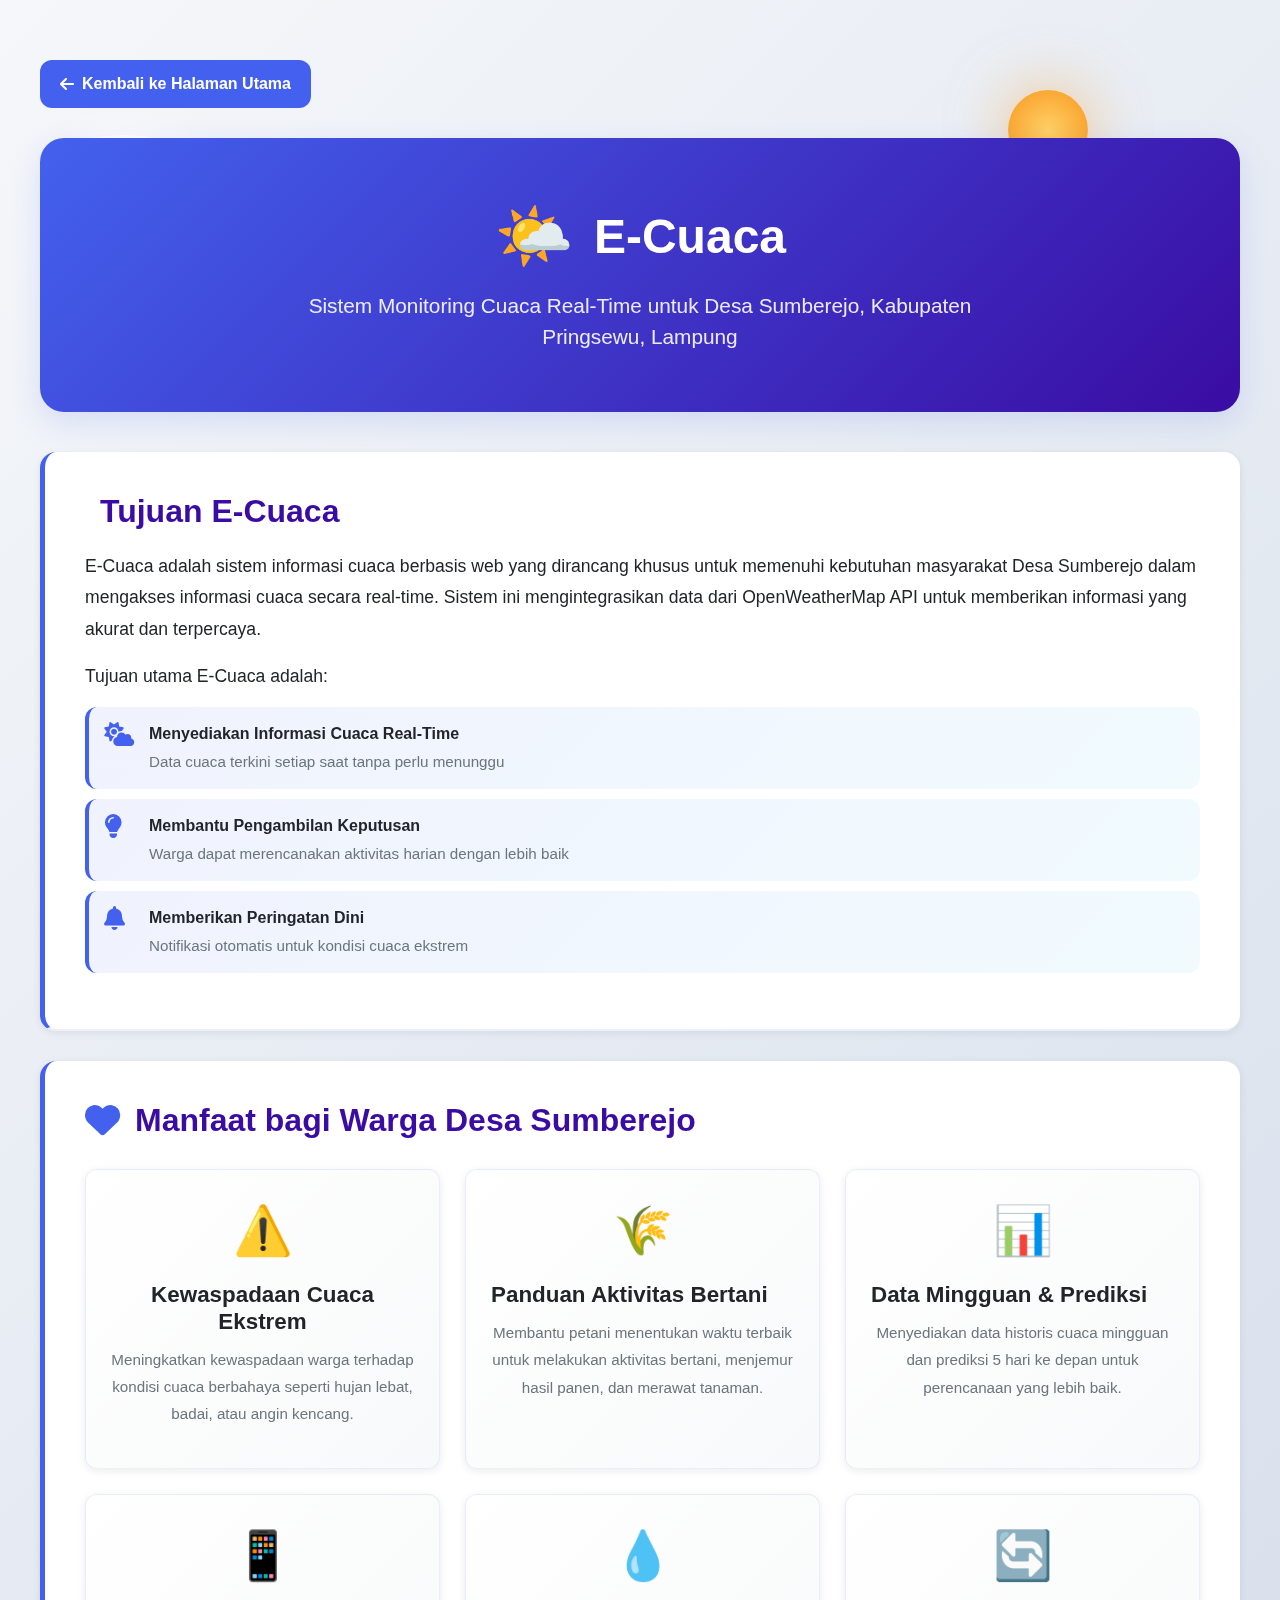
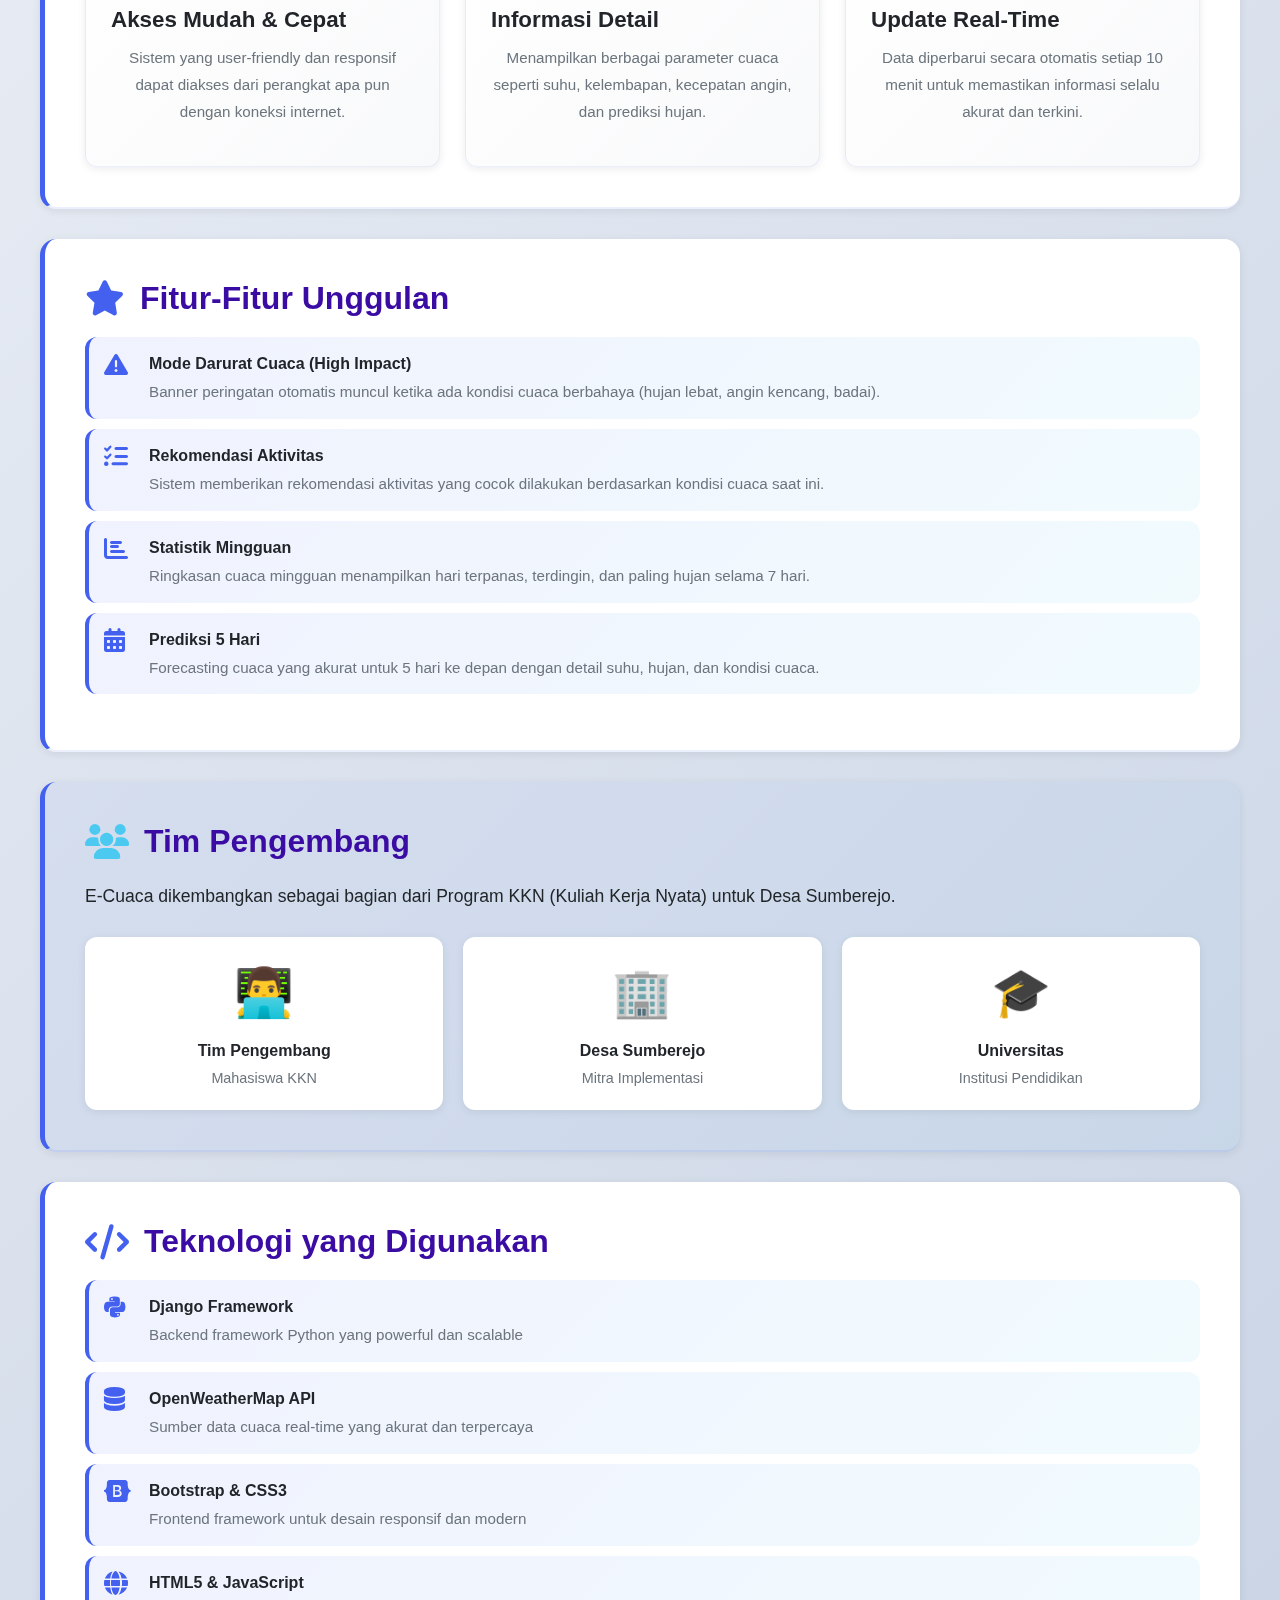
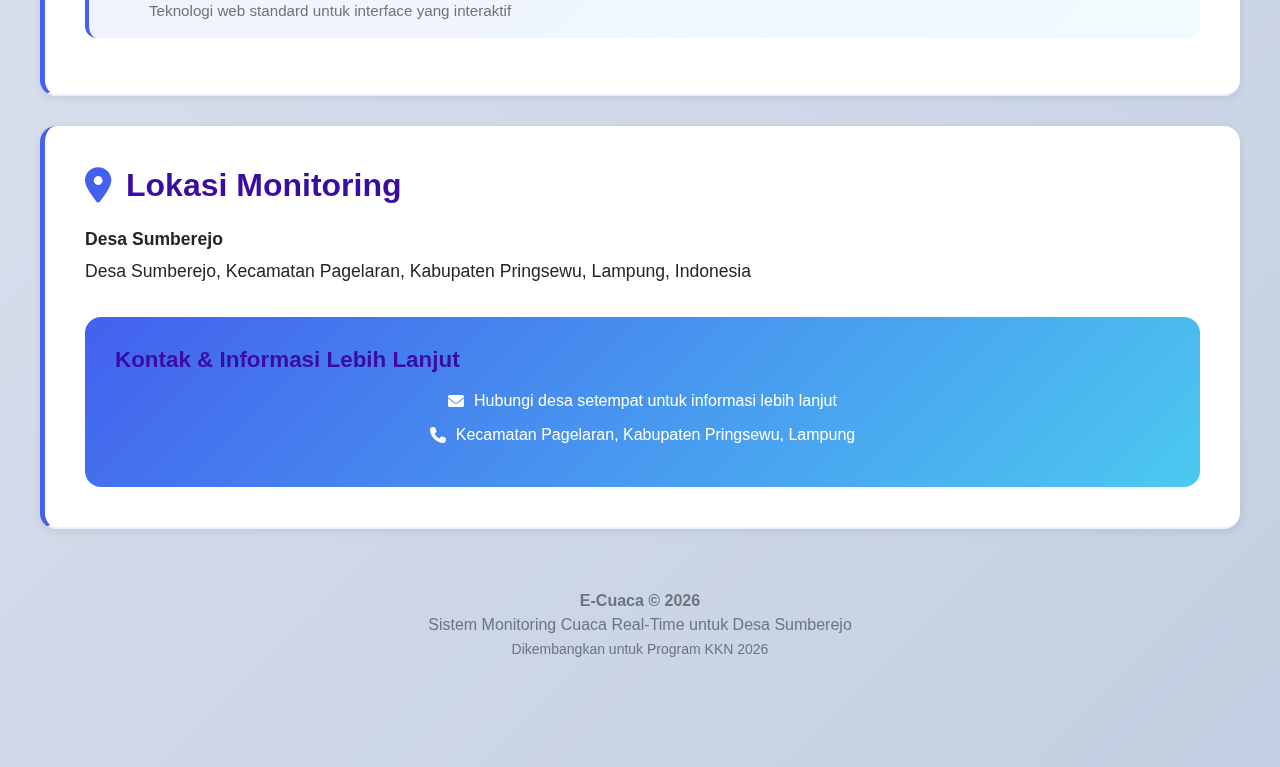
<file: ecuana/static/tentang.html>
<!DOCTYPE html>
<html lang="id">
<head>
    <meta charset="UTF-8">
    <meta name="viewport" content="width=device-width, initial-scale=1.0">
    <title>Tentang E-Cuaca | Sistem Monitoring Cuaca Desa Sumberejo</title>
    <!-- Bootstrap CSS -->
    <link href="https://cdn.jsdelivr.net/npm/bootstrap@5.3.0/dist/css/bootstrap.min.css" rel="stylesheet">
    <link rel="stylesheet" href="css/style.css">
    <link rel="stylesheet" href="https://cdnjs.cloudflare.com/ajax/libs/font-awesome/6.4.0/css/all.min.css">
    
    <!-- Favicon -->
    <link rel="icon" type="image/svg+xml" href="data:image/svg+xml,<svg xmlns='http://www.w3.org/2000/svg' viewBox='0 0 100 100'><text y='75' font-size='75'>🌤️</text></svg>">

    <style>
        .about-container {
            max-width: 1400px;
            margin: 0 auto;
            padding: 40px 20px;
        }

        .about-header {
            background: var(--gradient-primary);
            color: white;
            padding: 60px 30px;
            border-radius: var(--radius-xl);
            margin-bottom: 40px;
            text-align: center;
            box-shadow: var(--shadow-card);
        }

        .about-header h1 {
            font-size: 3rem;
            font-weight: 800;
            margin-bottom: 15px;
            display: flex;
            align-items: center;
            justify-content: center;
            gap: 20px;
        }

        .about-header .emoji-large {
            font-size: 4rem;
        }

        .about-header p {
            font-size: 1.3rem;
            opacity: 0.9;
            max-width: 700px;
            margin: 0 auto;
        }

        .about-section {
            background: white;
            padding: 40px;
            border-radius: var(--radius-lg);
            margin-bottom: 30px;
            box-shadow: var(--shadow-sm);
            border-left: 5px solid var(--primary-blue);
        }

        .about-section h2 {
            font-size: 2rem;
            font-weight: 700;
            color: var(--primary-dark);
            margin-bottom: 20px;
            display: flex;
            align-items: center;
            gap: 15px;
        }

        .about-section h2 i {
            font-size: 2.2rem;
            color: var(--primary-blue);
        }

        .about-section p {
            font-size: 1.1rem;
            line-height: 1.8;
            color: var(--dark);
            margin-bottom: 15px;
        }

        .benefits-list {
            list-style: none;
            padding: 0;
        }

        .benefits-list li {
            padding: 15px;
            margin-bottom: 10px;
            background: linear-gradient(135deg, rgba(67, 97, 238, 0.08) 0%, rgba(76, 201, 240, 0.08) 100%);
            border-radius: var(--radius-md);
            border-left: 4px solid var(--primary-blue);
            display: flex;
            align-items: flex-start;
            gap: 15px;
        }

        .benefits-list i {
            font-size: 1.5rem;
            color: var(--primary-blue);
            min-width: 30px;
        }

        .benefits-list-content {
            flex: 1;
        }

        .benefits-list-title {
            font-weight: 600;
            color: var(--dark);
            margin-bottom: 5px;
        }

        .benefits-list-desc {
            font-size: 0.95rem;
            color: var(--gray);
        }

        .features-grid {
            display: grid;
            grid-template-columns: repeat(auto-fit, minmax(280px, 1fr));
            gap: 25px;
            margin-top: 30px;
        }

        .feature-card {
            padding: 25px;
            background: linear-gradient(135deg, #ffffff 0%, #f8f9fa 100%);
            border-radius: var(--radius-md);
            text-align: center;
            box-shadow: var(--shadow-sm);
            transition: all var(--transition-normal);
            border: 1px solid rgba(67, 97, 238, 0.1);
        }

        .feature-card:hover {
            transform: translateY(-8px);
            box-shadow: var(--shadow-lg);
            border-color: var(--primary-blue);
        }

        .feature-icon {
            font-size: 3rem;
            margin-bottom: 15px;
        }

        .feature-card h3 {
            font-weight: 600;
            color: var(--dark);
            margin-bottom: 10px;
        }

        .feature-card p {
            font-size: 0.95rem;
            color: var(--gray);
        }

        .team-section {
            background: linear-gradient(135deg, rgba(67, 97, 238, 0.05) 0%, rgba(76, 201, 240, 0.05) 100%);
        }

        .team-section h2 {
            border-left-color: var(--accent);
        }

        .team-section h2 i {
            color: var(--accent);
        }

        .team-grid {
            display: grid;
            grid-template-columns: repeat(auto-fit, minmax(200px, 1fr));
            gap: 20px;
            margin-top: 25px;
        }

        .team-member {
            padding: 20px;
            background: white;
            border-radius: var(--radius-md);
            text-align: center;
            box-shadow: var(--shadow-sm);
        }

        .team-member-icon {
            font-size: 3rem;
            margin-bottom: 10px;
        }

        .team-member-name {
            font-weight: 600;
            color: var(--dark);
        }

        .team-member-role {
            font-size: 0.9rem;
            color: var(--gray);
            margin-top: 5px;
        }

        .contact-info {
            background: linear-gradient(135deg, var(--primary-blue) 0%, var(--accent) 100%);
            color: white;
            padding: 30px;
            border-radius: var(--radius-lg);
            margin-top: 30px;
            text-align: center;
        }

        .contact-info h3 {
            margin-bottom: 15px;
            font-weight: 700;
        }

        .contact-item {
            display: flex;
            align-items: center;
            justify-content: center;
            gap: 10px;
            margin: 10px 0;
        }

        .nav-back {
            display: inline-flex;
            align-items: center;
            gap: 8px;
            padding: 12px 20px;
            background: var(--primary-blue);
            color: white;
            text-decoration: none;
            border-radius: var(--radius-md);
            font-weight: 600;
            transition: all var(--transition-fast);
            margin-bottom: 30px;
        }

        .nav-back:hover {
            background: var(--primary-dark);
            transform: translateX(-5px);
            color: white;
        }

        @media (max-width: 768px) {
            .about-header {
                padding: 40px 20px;
            }

            .about-header h1 {
                font-size: 2rem;
            }

            .about-header .emoji-large {
                font-size: 3rem;
            }

            .about-section {
                padding: 25px;
            }

            .about-section h2 {
                font-size: 1.5rem;
            }

            .features-grid {
                grid-template-columns: 1fr;
            }
        }
    </style>
</head>
<body>
    <!-- Background Animation -->
    <div class="background-animation">
        <div class="cloud cloud-1"></div>
        <div class="cloud cloud-2"></div>
        <div class="cloud cloud-3"></div>
        <div class="sun"></div>
    </div>

    <div class="about-container">
        <!-- Back Button -->
        <a href="index.html" class="nav-back">
            <i class="fas fa-arrow-left"></i>
            Kembali ke Halaman Utama
        </a>

        <!-- Header -->
        <div class="about-header">
            <h1>
                <span class="emoji-large">🌤️</span>
                E-Cuaca
            </h1>
            <p>Sistem Monitoring Cuaca Real-Time untuk Desa Sumberejo, Kabupaten Pringsewu, Lampung</p>
        </div>

        <!-- Tujuan E-Cuaca -->
        <div class="about-section">
            <h2>
                <i class="fas fa-target"></i>
                Tujuan E-Cuaca
            </h2>
            <p>
                E-Cuaca adalah sistem informasi cuaca berbasis web yang dirancang khusus untuk memenuhi kebutuhan 
                masyarakat Desa Sumberejo dalam mengakses informasi cuaca secara real-time. Sistem ini mengintegrasikan 
                data dari OpenWeatherMap API untuk memberikan informasi yang akurat dan terpercaya.
            </p>
            <p>
                Tujuan utama E-Cuaca adalah:
            </p>
            <ul class="benefits-list">
                <li>
                    <i class="fas fa-cloud-sun"></i>
                    <div class="benefits-list-content">
                        <div class="benefits-list-title">Menyediakan Informasi Cuaca Real-Time</div>
                        <div class="benefits-list-desc">Data cuaca terkini setiap saat tanpa perlu menunggu</div>
                    </div>
                </li>
                <li>
                    <i class="fas fa-lightbulb"></i>
                    <div class="benefits-list-content">
                        <div class="benefits-list-title">Membantu Pengambilan Keputusan</div>
                        <div class="benefits-list-desc">Warga dapat merencanakan aktivitas harian dengan lebih baik</div>
                    </div>
                </li>
                <li>
                    <i class="fas fa-bell"></i>
                    <div class="benefits-list-content">
                        <div class="benefits-list-title">Memberikan Peringatan Dini</div>
                        <div class="benefits-list-desc">Notifikasi otomatis untuk kondisi cuaca ekstrem</div>
                    </div>
                </li>
            </ul>
        </div>

        <!-- Manfaat bagi Warga -->
        <div class="about-section">
            <h2>
                <i class="fas fa-heart"></i>
                Manfaat bagi Warga Desa Sumberejo
            </h2>

            <div class="features-grid">
                <div class="feature-card">
                    <div class="feature-icon">⚠️</div>
                    <h3>Kewaspadaan Cuaca Ekstrem</h3>
                    <p>
                        Meningkatkan kewaspadaan warga terhadap kondisi cuaca berbahaya seperti hujan lebat, 
                        badai, atau angin kencang.
                    </p>
                </div>

                <div class="feature-card">
                    <div class="feature-icon">🌾</div>
                    <h3>Panduan Aktivitas Bertani</h3>
                    <p>
                        Membantu petani menentukan waktu terbaik untuk melakukan aktivitas bertani, 
                        menjemur hasil panen, dan merawat tanaman.
                    </p>
                </div>

                <div class="feature-card">
                    <div class="feature-icon">📊</div>
                    <h3>Data Mingguan & Prediksi</h3>
                    <p>
                        Menyediakan data historis cuaca mingguan dan prediksi 5 hari ke depan untuk 
                        perencanaan yang lebih baik.
                    </p>
                </div>

                <div class="feature-card">
                    <div class="feature-icon">📱</div>
                    <h3>Akses Mudah & Cepat</h3>
                    <p>
                        Sistem yang user-friendly dan responsif dapat diakses dari perangkat apa pun 
                        dengan koneksi internet.
                    </p>
                </div>

                <div class="feature-card">
                    <div class="feature-icon">💧</div>
                    <h3>Informasi Detail</h3>
                    <p>
                        Menampilkan berbagai parameter cuaca seperti suhu, kelembapan, kecepatan angin, 
                        dan prediksi hujan.
                    </p>
                </div>

                <div class="feature-card">
                    <div class="feature-icon">🔄</div>
                    <h3>Update Real-Time</h3>
                    <p>
                        Data diperbarui secara otomatis setiap 10 menit untuk memastikan informasi 
                        selalu akurat dan terkini.
                    </p>
                </div>
            </div>
        </div>

        <!-- Fitur-Fitur Unggulan -->
        <div class="about-section">
            <h2>
                <i class="fas fa-star"></i>
                Fitur-Fitur Unggulan
            </h2>
            <ul class="benefits-list">
                <li>
                    <i class="fas fa-exclamation-triangle"></i>
                    <div class="benefits-list-content">
                        <div class="benefits-list-title">Mode Darurat Cuaca (High Impact)</div>
                        <div class="benefits-list-desc">
                            Banner peringatan otomatis muncul ketika ada kondisi cuaca berbahaya 
                            (hujan lebat, angin kencang, badai).
                        </div>
                    </div>
                </li>
                <li>
                    <i class="fas fa-tasks"></i>
                    <div class="benefits-list-content">
                        <div class="benefits-list-title">Rekomendasi Aktivitas</div>
                        <div class="benefits-list-desc">
                            Sistem memberikan rekomendasi aktivitas yang cocok dilakukan berdasarkan 
                            kondisi cuaca saat ini.
                        </div>
                    </div>
                </li>
                <li>
                    <i class="fas fa-chart-bar"></i>
                    <div class="benefits-list-content">
                        <div class="benefits-list-title">Statistik Mingguan</div>
                        <div class="benefits-list-desc">
                            Ringkasan cuaca mingguan menampilkan hari terpanas, terdingin, dan paling 
                            hujan selama 7 hari.
                        </div>
                    </div>
                </li>
                <li>
                    <i class="fas fa-calendar-alt"></i>
                    <div class="benefits-list-content">
                        <div class="benefits-list-title">Prediksi 5 Hari</div>
                        <div class="benefits-list-desc">
                            Forecasting cuaca yang akurat untuk 5 hari ke depan dengan detail 
                            suhu, hujan, dan kondisi cuaca.
                        </div>
                    </div>
                </li>
            </ul>
        </div>

        <!-- Tim Pengembang -->
        <div class="about-section team-section">
            <h2>
                <i class="fas fa-users"></i>
                Tim Pengembang
            </h2>
            <p>E-Cuaca dikembangkan sebagai bagian dari Program KKN (Kuliah Kerja Nyata) untuk Desa Sumberejo.</p>

            <div class="team-grid">
                <div class="team-member">
                    <div class="team-member-icon">👨‍💻</div>
                    <div class="team-member-name">Tim Pengembang</div>
                    <div class="team-member-role">Mahasiswa KKN</div>
                </div>
                <div class="team-member">
                    <div class="team-member-icon">🏢</div>
                    <div class="team-member-name">Desa Sumberejo</div>
                    <div class="team-member-role">Mitra Implementasi</div>
                </div>
                <div class="team-member">
                    <div class="team-member-icon">🎓</div>
                    <div class="team-member-name">Universitas</div>
                    <div class="team-member-role">Institusi Pendidikan</div>
                </div>
            </div>
        </div>

        <!-- Teknologi yang Digunakan -->
        <div class="about-section">
            <h2>
                <i class="fas fa-code"></i>
                Teknologi yang Digunakan
            </h2>
            <ul class="benefits-list">
                <li>
                    <i class="fab fa-python"></i>
                    <div class="benefits-list-content">
                        <div class="benefits-list-title">Django Framework</div>
                        <div class="benefits-list-desc">Backend framework Python yang powerful dan scalable</div>
                    </div>
                </li>
                <li>
                    <i class="fas fa-database"></i>
                    <div class="benefits-list-content">
                        <div class="benefits-list-title">OpenWeatherMap API</div>
                        <div class="benefits-list-desc">Sumber data cuaca real-time yang akurat dan terpercaya</div>
                    </div>
                </li>
                <li>
                    <i class="fab fa-bootstrap"></i>
                    <div class="benefits-list-content">
                        <div class="benefits-list-title">Bootstrap & CSS3</div>
                        <div class="benefits-list-desc">Frontend framework untuk desain responsif dan modern</div>
                    </div>
                </li>
                <li>
                    <i class="fas fa-globe"></i>
                    <div class="benefits-list-content">
                        <div class="benefits-list-title">HTML5 & JavaScript</div>
                        <div class="benefits-list-desc">Teknologi web standard untuk interface yang interaktif</div>
                    </div>
                </li>
            </ul>
        </div>

        <!-- Informasi Lokasi -->
        <div class="about-section">
            <h2>
                <i class="fas fa-map-marker-alt"></i>
                Lokasi Monitoring
            </h2>
            <p>
                <strong>Desa Sumberejo</strong><br>
                Desa Sumberejo, Kecamatan Pagelaran, Kabupaten Pringsewu, Lampung, Indonesia
            </p>
            <div class="contact-info">
                <h3>Kontak & Informasi Lebih Lanjut</h3>
                <div class="contact-item">
                    <i class="fas fa-envelope"></i>
                    <span>Hubungi desa setempat untuk informasi lebih lanjut</span>
                </div>
                <div class="contact-item">
                    <i class="fas fa-phone"></i>
                    <span>Kecamatan Pagelaran, Kabupaten Pringsewu, Lampung</span>
                </div>
            </div>
        </div>

        <!-- Footer Info -->
        <div style="text-align: center; padding: 30px; color: var(--gray);">
            <p>
                <strong>E-Cuaca © 2026</strong><br>
                Sistem Monitoring Cuaca Real-Time untuk Desa Sumberejo<br>
                <small>Dikembangkan untuk Program KKN 2026</small>
            </p>
        </div>
    </div>

    <!-- Bootstrap JS -->
    <script src="https://cdn.jsdelivr.net/npm/bootstrap@5.3.0/dist/js/bootstrap.bundle.min.js"></script>
</body>
</html>
</file>
<file: ecuana/static/css/style.css>
/* CSS Reset & Base Styles */
* {
    margin: 0;
    padding: 0;
    box-sizing: border-box;
}

:root {
    /* Color Palette */
    --primary-blue: #4361ee;
    --primary-light: #4895ef;
    --primary-dark: #3a0ca3;
    --secondary: #f72585;
    --accent: #4cc9f0;
    --success: #06d6a0;
    --warning: #ffd166;
    --danger: #ef476f;
    --light: #f8f9fa;
    --dark: #212529;
    --gray: #6c757d;
    --gray-light: #e9ecef;
    --gradient-primary: linear-gradient(135deg, #4361ee 0%, #3a0ca3 100%);
    --gradient-secondary: linear-gradient(135deg, #f72585 0%, #b5179e 100%);
    --gradient-weather: linear-gradient(135deg, #4cc9f0 0%, #4361ee 100%);
    
    /* Shadows */
    --shadow-sm: 0 2px 8px rgba(0, 0, 0, 0.08);
    --shadow-md: 0 4px 16px rgba(0, 0, 0, 0.12);
    --shadow-lg: 0 8px 32px rgba(0, 0, 0, 0.15);
    --shadow-card: 0 10px 30px rgba(67, 97, 238, 0.15);
    
    /* Border Radius */
    --radius-sm: 8px;
    --radius-md: 12px;
    --radius-lg: 16px;
    --radius-xl: 24px;
    
    /* Transitions */
    --transition-fast: 0.2s ease;
    --transition-normal: 0.3s ease;
    --transition-slow: 0.5s ease;
}

body {
    font-family: 'Segoe UI', Tahoma, Geneva, Verdana, sans-serif;
    background: linear-gradient(135deg, #f5f7fa 0%, #c3cfe2 100%);
    color: var(--dark);
    min-height: 100vh;
    padding: 20px;
    position: relative;
    overflow-x: hidden;
}

/* Background Animation */
.background-animation {
    position: fixed;
    top: 0;
    left: 0;
    width: 100%;
    height: 100%;
    z-index: -1;
    overflow: hidden;
}

.cloud {
    position: absolute;
    background: rgba(255, 255, 255, 0.9);
    border-radius: 50%;
    box-shadow: 0 0 40px rgba(255, 255, 255, 0.8);
}

.cloud-1 {
    width: 120px;
    height: 40px;
    top: 15%;
    left: 5%;
    animation: float 25s infinite linear;
}

.cloud-2 {
    width: 180px;
    height: 60px;
    top: 25%;
    right: 10%;
    animation: float 30s infinite linear reverse;
}

.cloud-3 {
    width: 100px;
    height: 35px;
    bottom: 20%;
    left: 15%;
    animation: float 20s infinite linear;
}

.sun {
    position: absolute;
    width: 80px;
    height: 80px;
    background: radial-gradient(circle, #ffd166 0%, #f8961e 100%);
    border-radius: 50%;
    top: 10%;
    right: 15%;
    box-shadow: 0 0 60px rgba(248, 150, 30, 0.5);
    animation: pulse 4s infinite alternate;
}

@keyframes float {
    0% { transform: translateX(0) translateY(0); }
    25% { transform: translateX(20px) translateY(-10px); }
    50% { transform: translateX(0) translateY(-20px); }
    75% { transform: translateX(-20px) translateY(-10px); }
    100% { transform: translateX(0) translateY(0); }
}

@keyframes pulse {
    0% { box-shadow: 0 0 60px rgba(248, 150, 30, 0.5); }
    100% { box-shadow: 0 0 80px rgba(248, 150, 30, 0.8); }
}

/* Container */
.container {
    max-width: 1400px;
    margin: 0 auto;
    position: relative;
}

/* Header */
.header {
    background: var(--gradient-primary);
    border-radius: var(--radius-xl);
    padding: 25px 30px;
    margin-bottom: 30px;
    box-shadow: var(--shadow-card);
    color: white;
    position: relative;
    overflow: hidden;
}

.header::before {
    content: '';
    position: absolute;
    top: 0;
    left: 0;
    width: 100%;
    height: 100%;
    background: url("data:image/svg+xml,%3Csvg width='100' height='100' viewBox='0 0 100 100' xmlns='http://www.w3.org/2000/svg'%3E%3Cpath d='M11 18c3.866 0 7-3.134 7-7s-3.134-7-7-7-7 3.134-7 7 3.134 7 7 7zm48 25c3.866 0 7-3.134 7-7s-3.134-7-7-7-7 3.134-7 7 3.134 7 7 7zm-43-7c1.657 0 3-1.343 3-3s-1.343-3-3-3-3 1.343-3 3 1.343 3 3 3zm63 31c1.657 0 3-1.343 3-3s-1.343-3-3-3-3 1.343-3 3 1.343 3 3 3zM34 90c1.657 0 3-1.343 3-3s-1.343-3-3-3-3 1.343-3 3 1.343 3 3 3zm56-76c1.657 0 3-1.343 3-3s-1.343-3-3-3-3 1.343-3 3 1.343 3 3 3zM12 86c2.21 0 4-1.79 4-4s-1.79-4-4-4-4 1.79-4 4 1.79 4 4 4zm28-65c2.21 0 4-1.79 4-4s-1.79-4-4-4-4 1.79-4 4 1.79 4 4 4zm23-11c2.76 0 5-2.24 5-5s-2.24-5-5-5-5 2.24-5 5 2.24 5 5 5zm-6 60c2.21 0 4-1.79 4-4s-1.79-4-4-4-4 1.79-4 4 1.79 4 4 4zm29 22c2.76 0 5-2.24 5-5s-2.24-5-5-5-5 2.24-5 5 2.24 5 5 5zM32 63c2.76 0 5-2.24 5-5s-2.24-5-5-5-5 2.24-5 5 2.24 5 5 5zm57-13c2.76 0 5-2.24 5-5s-2.24-5-5-5-5 2.24-5 5 2.24 5 5 5zm-9-21c1.105 0 2-.895 2-2s-.895-2-2-2-2 .895-2 2 .895 2 2 2zM60 91c1.105 0 2-.895 2-2s-.895-2-2-2-2 .895-2 2 .895 2 2 2zM35 41c1.105 0 2-.895 2-2s-.895-2-2-2-2 .895-2 2 .895 2 2 2zM12 60c1.105 0 2-.895 2-2s-.895-2-2-2-2 .895-2 2 .895 2 2 2z' fill='%23ffffff' fill-opacity='0.1' fill-rule='evenodd'/%3E%3C/svg%3E");
    opacity: 0.1;
}

.header-content {
    display: flex;
    justify-content: space-between;
    align-items: flex-start;
    position: relative;
    z-index: 1;
    gap: 30px;
}

.info-section {
    flex: 1;
    display: flex;
    flex-direction: column;
    gap: 8px;
}

.info-section .title {
    font-size: 2rem;
    font-weight: 800;
    margin-bottom: 10px;
    letter-spacing: -0.5px;
}

.info-text {
    font-size: 1rem;
    opacity: 0.95;
    font-weight: 400;
    line-height: 1.5;
}

.location-text {
    margin-top: 8px;
    font-weight: 500;
}

.logo-container {
    display: flex;
    align-items: center;
    gap: 15px;
}

.logo-icon {
    font-size: 3.5rem;
    filter: drop-shadow(0 4px 8px rgba(0, 0, 0, 0.2));
    animation: bounce 3s infinite;
}

@keyframes bounce {
    0%, 100% { transform: translateY(0); }
    50% { transform: translateY(-10px); }
}

.logo-text .title {
    font-size: 2.5rem;
    font-weight: 800;
    margin-bottom: 5px;
    letter-spacing: -0.5px;
}

.logo-text .subtitle {
    font-size: 1.3rem;
    opacity: 0.9;
    font-weight: 600;
}

.logo-text .description {
    font-size: 0.95rem;
    opacity: 0.85;
    font-weight: 400;
}

.header-actions {
    display: flex;
    align-items: center;
}

.refresh-info {
    background: rgba(255, 255, 255, 0.15);
    padding: 10px 20px;
    border-radius: var(--radius-lg);
    display: flex;
    align-items: center;
    gap: 10px;
    backdrop-filter: blur(10px);
    border: 1px solid rgba(255, 255, 255, 0.2);
}

.refresh-info i {
    font-size: 1.2rem;
    animation: spin 4s infinite linear;
}

@keyframes spin {
    0% { transform: rotate(0); }
    100% { transform: rotate(360deg); }
}

.refresh-info span {
    font-weight: 500;
}

#countdown {
    font-weight: 700;
    background: rgba(255, 255, 255, 0.2);
    padding: 2px 8px;
    border-radius: var(--radius-sm);
}

/* Main Content */
.main {
    display: flex;
    flex-direction: column;
    gap: 25px;
}

/* Card Base Styles */
.card {
    background: white;
    border-radius: var(--radius-lg);
    padding: 25px;
    box-shadow: var(--shadow-sm);
    transition: all var(--transition-normal);
    border: 1px solid rgba(0, 0, 0, 0.05);
    position: relative;
    overflow: hidden;
}

.card:hover {
    transform: translateY(-5px);
    box-shadow: var(--shadow-lg);
}

.card.animate-in {
    animation: fadeInUp 0.5s ease forwards;
    opacity: 0;
}

@keyframes fadeInUp {
    from {
        opacity: 0;
        transform: translateY(20px);
    }
    to {
        opacity: 1;
        transform: translateY(0);
    }
}

/* Location Card */
.location-card {
    background: var(--gradient-primary);
    color: white;
    padding: 20px;
}

.location-header {
    display: flex;
    align-items: center;
    gap: 10px;
    margin-bottom: 20px;
}

.location-header h2 {
    font-size: 1.5rem;
    font-weight: 600;
}

.location-header i {
    font-size: 1.3rem;
}

.location-content {
    display: flex;
    align-items: center;
    gap: 20px;
}

.location-icon {
    background: rgba(255, 255, 255, 0.2);
    width: 70px;
    height: 70px;
    border-radius: 50%;
    display: flex;
    align-items: center;
    justify-content: center;
    font-size: 2rem;
}

.location-details {
    flex: 1;
}

.location-name {
    font-size: 1.4rem;
    font-weight: 600;
    display: flex;
    align-items: center;
    gap: 12px;
    margin: 0;
}

.location-name i {
    font-size: 1.6rem;
    opacity: 0.9;
}

/* ========== Weather Warning Banner (Mode Darurat Cuaca) ========== */
.warning-card {
    border: none;
    padding: 20px;
    margin-bottom: 25px;
    border-radius: var(--radius-lg);
    animation: slideDown 0.5s ease;
}

@keyframes slideDown {
    from {
        opacity: 0;
        transform: translateY(-20px);
    }
    to {
        opacity: 1;
        transform: translateY(0);
    }
}

.warning-card.warning-danger {
    background: linear-gradient(135deg, #ff6b6b 0%, #ff8787 100%);
    color: white;
    box-shadow: 0 8px 30px rgba(255, 107, 107, 0.3);
}

.warning-card.warning-warning {
    background: linear-gradient(135deg, #ffd700 0%, #ffda47 100%);
    color: #333;
    box-shadow: 0 8px 30px rgba(255, 215, 0, 0.3);
}

.warning-header {
    display: flex;
    align-items: flex-start;
    gap: 20px;
}

.warning-icon {
    font-size: 2.5rem;
    line-height: 1;
    flex-shrink: 0;
    animation: bounce 2s infinite;
}

.warning-emoji {
    display: inline-block;
}

.warning-card.warning-danger .warning-emoji {
    font-size: 2.5rem;
}

.warning-card.warning-warning .warning-emoji {
    font-size: 2.5rem;
}

.warning-title {
    font-size: 1.4rem;
    font-weight: 700;
    margin: 0 0 8px 0;
    letter-spacing: 0.5px;
}

.warning-message {
    font-size: 1.1rem;
    line-height: 1.6;
    margin: 0;
    font-weight: 500;
}

/* ========== Activity Recommendation Card ========== */
.recommendation-card {
    background: linear-gradient(135deg, #e3f2fd 0%, #f3e5f5 100%);
    border: 2px solid var(--primary-blue);
    padding: 25px;
    margin-bottom: 25px;
    border-radius: var(--radius-lg);
    box-shadow: 0 6px 20px rgba(67, 97, 238, 0.15);
}

.recommendation-header {
    display: flex;
    align-items: center;
    gap: 20px;
    margin-bottom: 20px;
    padding-bottom: 15px;
    border-bottom: 2px solid rgba(67, 97, 238, 0.2);
}

.recommendation-icon {
    font-size: 2.5rem;
    line-height: 1;
}

.rec-emoji {
    display: inline-block;
    animation: float 3s ease-in-out infinite;
}

@keyframes float {
    0%, 100% { transform: translateY(0); }
    50% { transform: translateY(-10px); }
}

.recommendation-title-section {
    flex: 1;
}

.recommendation-title {
    font-size: 1.3rem;
    font-weight: 700;
    color: var(--primary-dark);
    margin: 0 0 5px 0;
}

.recommendation-subtitle {
    font-size: 1.1rem;
    font-weight: 600;
    color: var(--primary-blue);
    margin: 0;
}

.recommendation-content {
    color: var(--dark);
}

.recommendation-description {
    font-size: 1rem;
    line-height: 1.6;
    margin: 0 0 15px 0;
    color: #333;
}

.recommendation-tips {
    margin-top: 15px;
}

.tips-list {
    list-style: none;
    padding: 0;
    margin: 0;
}

.tip-item {
    padding: 10px 15px;
    margin-bottom: 10px;
    background: white;
    border-left: 4px solid var(--primary-blue);
    border-radius: var(--radius-md);
    font-size: 0.95rem;
    color: var(--dark);
    font-weight: 500;
    box-shadow: 0 2px 8px rgba(67, 97, 238, 0.1);
}

.tip-item:last-child {
    margin-bottom: 0;
}

/* ========== Weekly Statistics Card ========== */
.weekly-stats-card {
    background: linear-gradient(135deg, rgba(67, 97, 238, 0.05) 0%, rgba(76, 201, 240, 0.05) 100%);
    border: 2px solid rgba(67, 97, 238, 0.2);
    padding: 25px;
    margin-bottom: 25px;
    border-radius: var(--radius-lg);
}

.stats-header {
    margin-bottom: 25px;
    padding-bottom: 15px;
    border-bottom: 2px solid rgba(67, 97, 238, 0.2);
}

.stats-header h2 {
    font-size: 1.8rem;
    font-weight: 700;
    color: var(--primary-dark);
    margin: 0;
    display: flex;
    align-items: center;
    gap: 12px;
}

.stats-header i {
    color: var(--primary-blue);
    font-size: 1.8rem;
}

.stats-grid {
    display: grid;
    grid-template-columns: repeat(auto-fit, minmax(200px, 1fr));
    gap: 20px;
}

.stat-item {
    background: white;
    padding: 20px;
    border-radius: var(--radius-md);
    display: flex;
    align-items: flex-start;
    gap: 15px;
    box-shadow: 0 4px 12px rgba(67, 97, 238, 0.08);
    border-left: 4px solid var(--primary-blue);
    transition: all var(--transition-normal);
}

.stat-item:hover {
    transform: translateY(-4px);
    box-shadow: 0 8px 20px rgba(67, 97, 238, 0.15);
}

.stat-item-icon {
    font-size: 2.5rem;
    line-height: 1;
    flex-shrink: 0;
}

.stat-item-content {
    flex: 1;
}

.stat-item-content h4 {
    font-size: 0.9rem;
    color: var(--gray);
    margin: 0 0 5px 0;
    font-weight: 600;
    text-transform: uppercase;
    letter-spacing: 0.3px;
}

.stat-item-value {
    font-size: 1.3rem;
    font-weight: 700;
    color: var(--primary-dark);
    margin: 0 0 3px 0;
}

.stat-item-detail {
    font-size: 0.85rem;
    color: var(--gray);
    margin: 0;
}

/* Responsive Design untuk Warning & Recommendation */
@media (max-width: 768px) {
    .warning-header {
        flex-direction: column;
        gap: 15px;
    }

    .warning-title {
        font-size: 1.2rem;
    }

    .warning-message {
        font-size: 0.95rem;
    }

    .recommendation-header {
        flex-direction: column;
        gap: 15px;
    }

    .recommendation-title {
        font-size: 1.1rem;
    }

    .stats-grid {
        grid-template-columns: repeat(2, 1fr);
    }

    .tip-item {
        font-size: 0.9rem;
        padding: 8px 12px;
    }
}

@media (max-width: 480px) {
    .warning-card {
        padding: 15px;
    }

    .warning-icon {
        font-size: 2rem;
    }

    .warning-title {
        font-size: 1rem;
    }

    .warning-message {
        font-size: 0.9rem;
    }

    .recommendation-card {
        padding: 15px;
    }

    .recommendation-icon {
        font-size: 2rem;
    }

    .recommendation-title {
        font-size: 1rem;
    }

    .stats-grid {
        grid-template-columns: 1fr;
    }

    .stat-item {
        padding: 15px;
    }

    .stat-item-icon {
        font-size: 2rem;
    }

    .stat-item-value {
        font-size: 1.1rem;
    }
}

/* Error Card */
.error-card {
    background: linear-gradient(135deg, #ff6b6b 0%, #ff8e8e 100%);
    color: white;
    border: none;
}

.error-header {
    display: flex;
    align-items: center;
    gap: 15px;
    margin-bottom: 20px;
}

.error-icon {
    font-size: 2.5rem;
}

.error-header h3 {
    font-size: 1.8rem;
    font-weight: 700;
}

.error-content {
    background: rgba(255, 255, 255, 0.1);
    padding: 20px;
    border-radius: var(--radius-md);
    backdrop-filter: blur(10px);
}

.error-message {
    font-size: 1.2rem;
    margin-bottom: 25px;
    padding: 15px;
    background: rgba(255, 255, 255, 0.15);
    border-radius: var(--radius-md);
    font-weight: 500;
}

.error-solutions h4 {
    font-size: 1.3rem;
    margin-bottom: 15px;
    display: flex;
    align-items: center;
    gap: 10px;
}

.solution-list {
    list-style: none;
    margin-bottom: 25px;
}

.solution-list li {
    padding: 12px 0;
    display: flex;
    align-items: center;
    gap: 12px;
    border-bottom: 1px solid rgba(255, 255, 255, 0.1);
}

.solution-list li:last-child {
    border-bottom: none;
}

.solution-list i {
    font-size: 1.2rem;
    width: 24px;
}

.api-link {
    display: inline-flex;
    align-items: center;
    gap: 10px;
    background: white;
    color: #ff6b6b;
    padding: 12px 24px;
    border-radius: var(--radius-md);
    text-decoration: none;
    font-weight: 600;
    transition: all var(--transition-fast);
}

.api-link:hover {
    background: #f8f9fa;
    transform: translateX(5px);
}

/* Weather Main Card */
.weather-main-card {
    background: var(--gradient-weather);
    color: white;
    display: flex;
    align-items: center;
    padding: 30px;
    gap: 40px;
    position: relative;
}

.weather-emoji-container {
    position: relative;
    flex-shrink: 0;
}

.weather-emoji {
    font-size: 8rem;
    filter: drop-shadow(0 8px 16px rgba(0, 0, 0, 0.2));
    z-index: 2;
    position: relative;
}

.weather-emoji-bg {
    position: absolute;
    width: 160px;
    height: 160px;
    background: rgba(255, 255, 255, 0.2);
    border-radius: 50%;
    top: 50%;
    left: 50%;
    transform: translate(-50%, -50%);
    z-index: 1;
    animation: pulse 2s infinite alternate;
}

.weather-main-info {
    flex: 1;
    display: flex;
    justify-content: space-between;
    align-items: center;
    gap: 40px;
}

.temperature-section {
    text-align: center;
}

.temperature-display {
    display: flex;
    align-items: flex-start;
    justify-content: center;
    margin-bottom: 10px;
}

.temp-value {
    font-size: 6rem;
    font-weight: 800;
    line-height: 1;
}

.temp-unit {
    font-size: 2.5rem;
    font-weight: 600;
    margin-top: 10px;
}

.temperature-feel {
    display: flex;
    align-items: center;
    justify-content: center;
    gap: 8px;
    font-size: 1.1rem;
    opacity: 0.9;
}

.condition-section {
    text-align: center;
}

.condition-text {
    font-size: 2.5rem;
    font-weight: 700;
    margin-bottom: 10px;
}

.description {
    font-size: 1.3rem;
    opacity: 0.9;
    margin-bottom: 20px;
}

.condition-details {
    display: flex;
    justify-content: center;
    gap: 30px;
}

.detail-item {
    display: flex;
    align-items: center;
    gap: 8px;
    background: rgba(255, 255, 255, 0.15);
    padding: 8px 16px;
    border-radius: var(--radius-md);
    font-weight: 500;
}

/* Weather Grid */
.weather-grid {
    display: grid;
    grid-template-columns: repeat(auto-fit, minmax(300px, 1fr));
    gap: 25px;
}

/* Stat Cards */
.stat-card {
    padding: 25px;
    border-left: 5px solid var(--primary-blue);
    transition: all var(--transition-normal);
    border-radius: var(--radius-lg);
    background: linear-gradient(135deg, rgba(255, 255, 255, 0.95) 0%, rgba(248, 249, 250, 0.9) 100%);
    position: relative;
    overflow: hidden;
}

.stat-card::before {
    content: '';
    position: absolute;
    top: 0;
    left: 0;
    right: 0;
    height: 3px;
    background: linear-gradient(90deg, transparent, currentColor, transparent);
    opacity: 0;
    transition: opacity var(--transition-normal);
}

.stat-card:hover {
    border-left-width: 8px;
    transform: translateY(-8px);
    box-shadow: 0 12px 40px rgba(0, 0, 0, 0.15);
}

.stat-card:hover::before {
    opacity: 1;
}

.stat-card.humidity {
    border-left-color: #00d4ff;
}

.stat-card.humidity::before {
    background: linear-gradient(90deg, transparent, #00d4ff, transparent);
}

.stat-card.wind {
    border-left-color: #06d6a0;
}

.stat-card.wind::before {
    background: linear-gradient(90deg, transparent, #06d6a0, transparent);
}

.stat-card.pressure {
    border-left-color: #ff6b9d;
}

.stat-card.pressure::before {
    background: linear-gradient(90deg, transparent, #ff6b9d, transparent);
}

.stat-card.clouds {
    border-left-color: #b300ff;
}

.stat-card.clouds::before {
    background: linear-gradient(90deg, transparent, #b300ff, transparent);
}

.stat-card.temperature-range {
    border-left-color: #ff9e00;
}

.stat-card.temperature-range::before {
    background: linear-gradient(90deg, transparent, #ff9e00, transparent);
}

.stat-card.visibility {
    border-left-color: #4361ee;
}

.stat-card.visibility::before {
    background: linear-gradient(90deg, transparent, #4361ee, transparent);
}

.stat-icon {
    position: relative;
    width: 80px;
    height: 80px;
    margin-bottom: 20px;
    display: flex;
    align-items: center;
    justify-content: center;
}

.stat-icon i {
    font-size: 2.8rem;
    position: relative;
    z-index: 2;
    transition: all var(--transition-normal);
    font-weight: 900;
    color: #4361ee !important;
}

.stat-card:hover .stat-icon i {
    transform: scale(1.15) rotate(8deg);
    filter: brightness(1.3);
}

.icon-bg {
    position: absolute;
    width: 100%;
    height: 100%;
    border-radius: 50%;
    top: 0;
    left: 0;
    z-index: 1;
    transition: all var(--transition-normal);
}

.stat-card.humidity .icon-bg { 
    background: linear-gradient(135deg, rgba(0, 212, 255, 0.25) 0%, rgba(0, 153, 204, 0.2) 100%);
    box-shadow: inset 0 2px 8px rgba(0, 212, 255, 0.3), 0 4px 15px rgba(0, 212, 255, 0.25);
}

.stat-card.wind .icon-bg { 
    background: linear-gradient(135deg, rgba(6, 214, 160, 0.25) 0%, rgba(0, 168, 107, 0.2) 100%);
    box-shadow: inset 0 2px 8px rgba(6, 214, 160, 0.3), 0 4px 15px rgba(6, 214, 160, 0.25);
}

.stat-card.pressure .icon-bg { 
    background: linear-gradient(135deg, rgba(255, 107, 157, 0.25) 0%, rgba(194, 0, 103, 0.2) 100%);
    box-shadow: inset 0 2px 8px rgba(255, 107, 157, 0.3), 0 4px 15px rgba(255, 107, 157, 0.25);
}

.stat-card.clouds .icon-bg { 
    background: linear-gradient(135deg, rgba(178, 0, 255, 0.25) 0%, rgba(114, 9, 183, 0.2) 100%);
    box-shadow: inset 0 2px 8px rgba(178, 0, 255, 0.3), 0 4px 15px rgba(178, 0, 255, 0.25);
}

.stat-card.temperature-range .icon-bg { 
    background: linear-gradient(135deg, rgba(255, 158, 0, 0.25) 0%, rgba(255, 107, 53, 0.2) 100%);
    box-shadow: inset 0 2px 8px rgba(255, 158, 0, 0.3), 0 4px 15px rgba(255, 158, 0, 0.25);
}

.stat-card.visibility .icon-bg { 
    background: linear-gradient(135deg, rgba(67, 97, 238, 0.25) 0%, rgba(58, 12, 163, 0.2) 100%);
    box-shadow: inset 0 2px 8px rgba(67, 97, 238, 0.3), 0 4px 15px rgba(67, 97, 238, 0.25);
}

.stat-card:hover .icon-bg {
    transform: scale(1.1);
}

.stat-label {
    font-size: 1.2rem;
    color: var(--gray);
    margin-bottom: 15px;
    font-weight: 600;
}

.stat-value-container {
    margin-bottom: 15px;
}

.stat-value {
    font-size: 3rem;
    font-weight: 800;
    color: var(--dark);
    line-height: 1;
    margin-bottom: 10px;
}

.stat-value .unit {
    font-size: 1.5rem;
    font-weight: 600;
    color: var(--gray);
}

.progress-bar {
    height: 8px;
    background: var(--gray-light);
    border-radius: 4px;
    overflow: hidden;
    margin-top: 10px;
}

.progress-fill {
    height: 100%;
    background: linear-gradient(90deg, #4cc9f0 0%, #4361ee 100%);
    border-radius: 4px;
    transition: width 1s ease;
}

.wind-direction {
    display: flex;
    align-items: center;
    gap: 10px;
    margin-top: 10px;
}

.wind-direction i {
    font-size: 1.5rem;
    color: var(--primary-blue);
    transition: transform 0.5s ease;
}

.pressure-indicator, .visibility-indicator {
    display: flex;
    align-items: center;
    gap: 10px;
    margin-top: 10px;
}

.indicator-dot {
    width: 12px;
    height: 12px;
    border-radius: 50%;
}

.indicator-dot.high {
    background: var(--success);
    box-shadow: 0 0 10px var(--success);
}

.indicator-dot.low {
    background: var(--warning);
    box-shadow: 0 0 10px var(--warning);
}

.indicator-label {
    font-weight: 600;
}

.visibility-indicator .indicator-bar {
    height: 8px;
    border-radius: 4px;
    flex: 1;
}

.indicator-bar.excellent {
    background: linear-gradient(90deg, #06d6a0 0%, #4cc9f0 100%);
}

.indicator-bar.good {
    background: linear-gradient(90deg, #ffd166 0%, #ff9e00 100%);
}

.indicator-bar.poor {
    background: linear-gradient(90deg, #ef476f 0%, #ff6b6b 100%);
}

.cloud-visual {
    margin-top: 10px;
}

.cloud-visual-bg {
    display: flex;
    gap: 5px;
    background: var(--gray-light);
    padding: 8px;
    border-radius: var(--radius-md);
}

.cloud-dot {
    width: 20px;
    height: 20px;
    border-radius: 50%;
    background: white;
    transition: all 0.3s ease;
}

.cloud-dot.filled {
    background: var(--primary-blue);
}

.temp-range-container {
    display: flex;
    align-items: center;
    gap: 12px;
    margin-bottom: 20px;
    background: linear-gradient(135deg, rgba(255, 158, 0, 0.08) 0%, rgba(255, 107, 53, 0.08) 100%);
    padding: 15px;
    border-radius: var(--radius-md);
}

.temp-min, .temp-max {
    text-align: center;
    flex-shrink: 0;
    min-width: 65px;
}

.temp-label {
    display: block;
    font-size: 0.85rem;
    color: var(--gray);
    margin-bottom: 6px;
    font-weight: 500;
    text-transform: uppercase;
    letter-spacing: 0.5px;
}

.temp-value {
    display: block;
    font-size: 1.6rem;
    font-weight: 700;
    color: var(--primary-dark);
}

.temp-range-bar {
    flex: 1;
    height: 6px;
    background: linear-gradient(90deg, #b3e5fc 0%, #ffd7a8 100%);
    border-radius: 3px;
    position: relative;
    overflow: hidden;
    box-shadow: inset 0 1px 3px rgba(0, 0, 0, 0.1);
}

.range-fill {
    height: 100%;
    background: linear-gradient(90deg, #ff9e00 0%, #ff6b35 100%);
    border-radius: 3px;
    width: 60%;
}

.stat-description {
    font-size: 1rem;
    color: var(--gray);
    display: flex;
    align-items: center;
    gap: 8px;
}

.stat-description i {
    font-size: 1.1rem;
}

/* Forecast Section - Modern Design */
.forecast-section {
    margin-top: 40px;
    padding: 40px;
    background: linear-gradient(135deg, rgba(67, 97, 238, 0.08) 0%, rgba(76, 201, 240, 0.08) 100%);
    border-radius: var(--radius-lg);
    border: 1px solid rgba(67, 97, 238, 0.2);
}

/* Section Header */
.section-header {
    display: flex;
    justify-content: space-between;
    align-items: center;
    margin-bottom: 30px;
    flex-wrap: wrap;
    gap: 20px;
}

.header-title {
    display: flex;
    align-items: center;
    gap: 15px;
    flex: 1;
}

.title-icon {
    width: 60px;
    height: 60px;
    background: linear-gradient(135deg, var(--primary-blue) 0%, var(--accent) 100%);
    border-radius: var(--radius-md);
    display: flex;
    align-items: center;
    justify-content: center;
    color: white;
    font-size: 1.8rem;
    box-shadow: 0 8px 20px rgba(67, 97, 238, 0.3);
}

.title-text h2 {
    font-size: 2rem;
    font-weight: 700;
    color: var(--dark);
    margin: 0;
}

.section-subtitle {
    font-size: 0.95rem;
    color: var(--gray);
    margin: 5px 0 0 0;
}

/* Navigation Controls */
.header-controls {
    display: flex;
    align-items: center;
    gap: 15px;
}

.forecast-navigation {
    display: flex;
    gap: 12px;
}

.nav-btn {
    width: 44px;
    height: 44px;
    border: 2px solid var(--primary-blue);
    background: white;
    color: var(--primary-blue);
    border-radius: 50%;
    cursor: pointer;
    display: flex;
    align-items: center;
    justify-content: center;
    transition: all var(--transition-fast);
    font-size: 1.1rem;
    font-weight: 600;
}

.nav-btn:hover:not(:disabled) {
    background: var(--primary-blue);
    color: white;
    transform: scale(1.1);
    box-shadow: 0 6px 20px rgba(67, 97, 238, 0.4);
}

.nav-btn:disabled {
    opacity: 0.5;
    cursor: not-allowed;
}

/* Forecast Container */
.forecast-container {
    position: relative;
    overflow: hidden;
}

.forecast-scroll {
    display: flex;
    gap: 20px;
    overflow-x: auto;
    scroll-behavior: smooth;
    padding-bottom: 15px;
    scrollbar-width: none;
}

.forecast-scroll::-webkit-scrollbar {
    display: none;
}

/* Forecast Day Card */
.forecast-day-card {
    flex: 0 0 220px;
    padding: 18px;
    background: linear-gradient(135deg, #ffffff 0%, #f8f9fa 100%);
    border-radius: 14px;
    box-shadow: 0 2px 12px rgba(67, 97, 238, 0.08);
    transition: all 0.3s cubic-bezier(0.4, 0, 0.2, 1);
    border: 1px solid #e9ecef;
    display: flex;
    flex-direction: column;
    gap: 12px;
}

.forecast-day-card:hover {
    transform: translateY(-6px);
    box-shadow: 0 10px 28px rgba(67, 97, 238, 0.12);
    border-color: rgba(67, 97, 238, 0.2);
}

/* Day Header */
.day-header {
    text-align: center;
    padding-bottom: 10px;
    border-bottom: 2px solid #eff0f5;
}

.day-name {
    font-size: 15px;
    font-weight: 700;
    color: #4361ee;
    text-transform: uppercase;
    letter-spacing: 0.5px;
}

.day-date {
    font-size: 12px;
    color: #6c757d;
    margin-top: 3px;
    font-weight: 500;
}

/* Weather Icon */
.weather-icon-wrapper {
    position: relative;
    height: 60px;
    display: flex;
    align-items: center;
    justify-content: center;
}

.weather-icon-bg {
    position: absolute;
    width: 70px;
    height: 70px;
    background: linear-gradient(135deg, rgba(67, 97, 238, 0.12) 0%, rgba(76, 201, 240, 0.12) 100%);
    border-radius: 50%;
    z-index: 0;
    filter: blur(8px);
}

.weather-icon {
    font-size: 44px;
    z-index: 1;
    line-height: 1;
}

/* Temperature Display */
.temperature-display {
    display: grid;
    grid-template-columns: 1fr auto 1fr;
    align-items: center;
    gap: 10px;
    background: linear-gradient(135deg, rgba(67, 97, 238, 0.08) 0%, rgba(76, 201, 240, 0.08) 100%);
    padding: 10px;
    border-radius: 10px;
}

.temp-item {
    display: flex;
    flex-direction: column;
    align-items: center;
    gap: 2px;
}

.temp-value-max, .temp-value-min {
    font-size: 18px;
    font-weight: 700;
    color: #4361ee;
}

.temp-label {
    font-size: 10px;
    color: #6c757d;
    font-weight: 500;
    text-transform: uppercase;
    letter-spacing: 0.3px;
}

.temp-separator {
    width: 2px;
    height: 26px;
    background: linear-gradient(180deg, transparent 0%, rgba(67, 97, 238, 0.4) 50%, transparent 100%);
    border-radius: 1px;
}

/* Weather Condition */
.weather-condition {
    text-align: center;
    padding: 8px;
    font-size: 13px;
    color: #212529;
    font-weight: 600;
    text-transform: capitalize;
}

/* Weather Details */
.weather-details {
    display: flex;
    flex-direction: column;
    gap: 8px;
}

.detail-row {
    display: grid;
    grid-template-columns: 1fr 1fr;
    gap: 8px;
}

.detail-item {
    display: grid;
    grid-template-columns: 28px 1fr;
    gap: 6px;
    align-items: flex-start;
    padding: 8px;
    background: linear-gradient(135deg, #f8f9fa 0%, #ffffff 100%);
    border-radius: 9px;
    border: 1px solid #eff0f5;
}

.detail-icon {
    min-width: 28px;
    height: 28px;
    display: flex;
    align-items: center;
    justify-content: center;
    border-radius: 6px;
    font-size: 13px;
}

.humidity-icon {
    background: rgba(76, 201, 240, 0.12);
    color: #4cc9f0;
}

.wind-icon {
    background: rgba(67, 97, 238, 0.12);
    color: #4361ee;
}

.cloud-icon {
    background: rgba(108, 117, 125, 0.12);
    color: #6c757d;
}

.rain-icon {
    background: rgba(6, 214, 160, 0.12);
    color: #06d6a0;
}

.detail-content {
    display: flex;
    flex-direction: column;
    gap: 1px;
    justify-content: center;
}

.detail-label {
    font-size: 9px;
    color: #6c757d;
    font-weight: 500;
    text-transform: uppercase;
    letter-spacing: 0.2px;
}

.detail-value {
    font-size: 12px;
    font-weight: 700;
    color: #212529;
}

/* Day Footer */
.day-footer {
    display: flex;
    justify-content: space-around;
    align-items: center;
    padding-top: 10px;
    border-top: 2px solid #eff0f5;
}

.sun-times {
    display: flex;
    gap: 20px;
    width: 100%;
    justify-content: space-around;
}

.sun-time {
    display: flex;
    flex-direction: column;
    align-items: center;
    gap: 3px;
    font-size: 11px;
    font-weight: 600;
    color: #4361ee;
}

.sun-time i {
    font-size: 14px;
}

/* Forecast Indicator (Dots) */
.forecast-indicator {
    display: flex;
    justify-content: center;
    padding: 20px 0;
}

.indicator-dots {
    display: flex;
    gap: 8px;
}

.dot {
    width: 10px;
    height: 10px;
    border-radius: 50%;
    background: rgba(67, 97, 238, 0.3);
    cursor: pointer;
    transition: all var(--transition-fast);
    border: 2px solid transparent;
}

.dot.active {
    background: var(--primary-blue);
    width: 24px;
    border-radius: 5px;
    box-shadow: 0 4px 12px rgba(67, 97, 238, 0.4);
}

.dot:hover:not(.active) {
    background: rgba(67, 97, 238, 0.5);
    transform: scale(1.2);
}

/* Forecast Summary */
.forecast-summary {
    margin-top: 25px;
}

.summary-card {
    padding: 20px;
    background: linear-gradient(135deg, var(--primary-blue) 0%, var(--accent) 100%);
    color: white;
    border-radius: var(--radius-lg);
    display: flex;
    align-items: center;
    gap: 20px;
    box-shadow: 0 8px 25px rgba(67, 97, 238, 0.3);
}

.summary-icon {
    width: 50px;
    height: 50px;
    background: rgba(255, 255, 255, 0.2);
    border-radius: var(--radius-md);
    display: flex;
    align-items: center;
    justify-content: center;
    font-size: 1.5rem;
}

.summary-content h3 {
    margin: 0 0 10px 0;
    font-size: 1.3rem;
    font-weight: 700;
}

.summary-content p {
    margin: 0;
    font-size: 0.95rem;
    line-height: 1.6;
    opacity: 0.95;
}

/* Responsive Design */
@media (max-width: 1200px) {
    .forecast-day-card {
        flex: 0 0 280px;
    }
    
    .section-header {
        flex-direction: column;
        align-items: flex-start;
    }
}

@media (max-width: 768px) {
    .forecast-section {
        padding: 25px;
    }
    
    .forecast-day-card {
        flex: 0 0 250px;
        padding: 20px;
    }
    
    .title-text h2 {
        font-size: 1.5rem;
    }
    
    .weather-icon {
        font-size: 2.5rem;
    }
    
    .summary-card {
        flex-direction: column;
        text-align: center;
    }
    
    .detail-row {
        grid-template-columns: 1fr;
    }
}

@media (max-width: 480px) {
    .forecast-section {
        padding: 20px;
        margin-top: 25px;
    }
    
    .forecast-day-card {
        flex: 0 0 calc(100vw - 60px);
        padding: 18px;
    }
    
    .title-icon {
        width: 50px;
        height: 50px;
        font-size: 1.5rem;
    }
    
    .title-text h2 {
        font-size: 1.3rem;
    }
    
    .nav-btn {
        width: 40px;
        height: 40px;
        font-size: 0.9rem;
    }
    
    .temperature-display {
        font-size: 0.9rem;
    }
}

/* Update Card */
.update-card {
    background: var(--light);
    border: 2px dashed var(--primary-light);
}

.update-content {
    display: flex;
    justify-content: space-between;
    align-items: center;
    gap: 20px;
    flex-wrap: wrap;
}

.update-info {
    display: flex;
    align-items: center;
    gap: 15px;
    flex: 1;
    min-width: 250px;
}

.update-icon {
    width: 50px;
    height: 50px;
    background: var(--primary-blue);
    border-radius: 50%;
    display: flex;
    align-items: center;
    justify-content: center;
    color: white;
    font-size: 1.5rem;
    flex-shrink: 0;
}

.update-details .update-text {
    font-size: 1.2rem;
    margin-bottom: 5px;
    color: var(--dark);
}

.update-details .update-refresh {
    font-size: 0.95rem;
    color: var(--gray);
}

/* Action Buttons */
.update-actions {
    display: flex;
    gap: 12px;
    flex-wrap: wrap;
}

.action-btn {
    display: flex;
    align-items: center;
    gap: 8px;
    padding: 12px 24px;
    border: none;
    border-radius: var(--radius-md);
    font-size: 1rem;
    font-weight: 600;
    cursor: pointer;
    transition: all var(--transition-fast);
    text-decoration: none;
}

.action-btn i {
    font-size: 1.1rem;
}

.action-info {
    background: linear-gradient(135deg, #4cc9f0 0%, #4361ee 100%);
    color: white;
    box-shadow: 0 4px 15px rgba(76, 201, 240, 0.3);
}

.action-info:hover {
    transform: translateY(-2px);
    box-shadow: 0 8px 25px rgba(76, 201, 240, 0.4);
    color: white;
}

.action-refresh {
    background: var(--gradient-primary);
    color: white;
    box-shadow: 0 4px 15px rgba(67, 97, 238, 0.3);
}

.action-refresh:hover {
    transform: translateY(-2px);
    box-shadow: 0 8px 25px rgba(67, 97, 238, 0.4);
    color: white;
}

.action-refresh.refreshing {
    background: var(--gray);
    cursor: not-allowed;
    box-shadow: none;
}

.refresh-btn {
    background: var(--gradient-primary);
    color: white;
    border: none;
    padding: 12px 24px;
    border-radius: var(--radius-md);
    font-size: 1rem;
    font-weight: 600;
    cursor: pointer;
    display: flex;
    align-items: center;
    gap: 10px;
    transition: all var(--transition-fast);
}

.refresh-btn:hover {
    transform: scale(1.05);
    box-shadow: 0 6px 20px rgba(67, 97, 238, 0.3);
}

.refresh-btn.refreshing {
    background: var(--gray);
    cursor: not-allowed;
}

/* Modal Tentang Sistem */
.about-modal {
    border: none;
    box-shadow: 0 20px 60px rgba(0, 0, 0, 0.15);
    border-radius: var(--radius-xl);
    overflow: hidden;
}

.about-modal-header {
    background: var(--gradient-primary);
    color: white;
    padding: 30px;
    border: none;
}

.about-modal-title {
    display: flex;
    align-items: center;
    gap: 15px;
    width: 100%;
}

.about-modal-title i {
    font-size: 1.8rem;
    color: white;
}

.about-modal-title h2 {
    font-size: 1.8rem;
    font-weight: 700;
    margin: 0;
    color: white;
}

.about-modal .btn-close {
    background: rgba(255, 255, 255, 0.3);
    border: none;
    filter: brightness(0) invert(1);
}

.about-modal .btn-close:focus {
    background: rgba(255, 255, 255, 0.5);
    box-shadow: none;
}

.about-modal-body {
    padding: 35px;
    max-height: 70vh;
    overflow-y: auto;
    background: linear-gradient(135deg, #f8f9fa 0%, #ffffff 100%);
}

.about-modal-body::-webkit-scrollbar {
    width: 8px;
}

.about-modal-body::-webkit-scrollbar-track {
    background: rgba(67, 97, 238, 0.1);
    border-radius: 10px;
}

.about-modal-body::-webkit-scrollbar-thumb {
    background: rgba(67, 97, 238, 0.4);
    border-radius: 10px;
}

.about-modal-body::-webkit-scrollbar-thumb:hover {
    background: rgba(67, 97, 238, 0.6);
}

.about-section {
    margin-bottom: 30px;
    padding-bottom: 25px;
    border-bottom: 2px solid rgba(67, 97, 238, 0.1);
}

.about-section:last-child {
    border-bottom: none;
    margin-bottom: 0;
}

.about-section h3 {
    font-size: 1.4rem;
    font-weight: 700;
    color: var(--primary-dark);
    margin-bottom: 15px;
    display: flex;
    align-items: center;
    gap: 12px;
}

.about-section h3 i {
    color: var(--primary-blue);
    font-size: 1.6rem;
}

.about-section p {
    font-size: 1rem;
    line-height: 1.7;
    color: #333;
    margin: 0;
}

.about-list {
    list-style: none;
    padding: 0;
    margin: 0;
}

.about-list li {
    display: flex;
    align-items: flex-start;
    gap: 15px;
    padding: 12px 0;
    color: #333;
    font-size: 1rem;
    line-height: 1.6;
}

.about-list i {
    font-size: 1.3rem;
    color: var(--primary-blue);
    margin-top: 2px;
    flex-shrink: 0;
}

.about-list span {
    flex: 1;
}

.about-list strong {
    color: var(--primary-dark);
}

.about-info-grid {
    display: grid;
    grid-template-columns: repeat(auto-fit, minmax(150px, 1fr));
    gap: 20px;
    margin-top: 15px;
}

.info-item {
    background: white;
    padding: 15px;
    border-radius: var(--radius-md);
    border-left: 4px solid var(--primary-blue);
    box-shadow: 0 2px 8px rgba(67, 97, 238, 0.08);
}

.info-item label {
    display: block;
    font-size: 0.9rem;
    font-weight: 600;
    color: var(--gray);
    text-transform: uppercase;
    letter-spacing: 0.3px;
    margin-bottom: 8px;
}

.info-item p {
    font-size: 1.1rem;
    font-weight: 600;
    color: var(--primary-dark);
    margin: 0;
}

.features-grid {
    display: grid;
    grid-template-columns: repeat(auto-fit, minmax(130px, 1fr));
    gap: 15px;
    margin-top: 15px;
}

.feature-item {
    display: flex;
    flex-direction: column;
    align-items: center;
    gap: 10px;
    padding: 20px;
    background: linear-gradient(135deg, rgba(67, 97, 238, 0.08) 0%, rgba(76, 201, 240, 0.08) 100%);
    border: 2px solid rgba(67, 97, 238, 0.2);
    border-radius: var(--radius-md);
    text-align: center;
    transition: all var(--transition-fast);
}

.feature-item:hover {
    border-color: var(--primary-blue);
    background: linear-gradient(135deg, rgba(67, 97, 238, 0.12) 0%, rgba(76, 201, 240, 0.12) 100%);
    transform: translateY(-4px);
    box-shadow: 0 6px 20px rgba(67, 97, 238, 0.15);
}

.feature-icon {
    font-size: 2.5rem;
    display: block;
}

.feature-name {
    font-size: 0.95rem;
    font-weight: 600;
    color: var(--dark);
}

.about-modal-footer {
    padding: 20px 35px;
    background: white;
    border-top: 1px solid #e9ecef;
}

.about-modal-footer .btn {
    padding: 10px 30px;
    font-weight: 600;
    border-radius: var(--radius-md);
}

.about-modal-footer .btn-secondary {
    background: var(--primary-blue);
    border-color: var(--primary-blue);
    color: white;
    transition: all var(--transition-fast);
}

.about-modal-footer .btn-secondary:hover {
    background: var(--primary-dark);
    border-color: var(--primary-dark);
    transform: translateY(-2px);
}

/* Responsive Modal */
@media (max-width: 768px) {
    .about-modal-header {
        padding: 20px;
    }

    .about-modal-title {
        flex-direction: column;
        align-items: flex-start;
        gap: 10px;
    }

    .about-modal-title h2 {
        font-size: 1.4rem;
    }

    .about-modal-body {
        padding: 20px;
    }

    .about-section {
        margin-bottom: 20px;
        padding-bottom: 20px;
    }

    .about-info-grid {
        grid-template-columns: repeat(2, 1fr);
    }

    .features-grid {
        grid-template-columns: repeat(2, 1fr);
    }

    .update-content {
        flex-direction: column;
        align-items: stretch;
    }

    .update-actions {
        width: 100%;
        justify-content: stretch;
    }

    .action-btn {
        flex: 1;
        justify-content: center;
    }
}

@media (max-width: 480px) {
    .about-modal-header {
        padding: 15px;
    }

    .about-modal-title h2 {
        font-size: 1.2rem;
    }

    .about-modal-body {
        padding: 15px;
        max-height: 80vh;
    }

    .about-section h3 {
        font-size: 1.2rem;
    }

    .about-info-grid {
        grid-template-columns: 1fr;
    }

    .features-grid {
        grid-template-columns: 1fr;
    }

    .modal-dialog {
        margin: 10px;
    }

    .update-actions {
        flex-direction: column;
    }

    .action-btn {
        width: 100%;
    }
}

/* Footer */
.footer {
    margin-top: 40px;
    padding: 30px;
    background: var(--dark);
    color: white;
    border-radius: var(--radius-xl);
    box-shadow: var(--shadow-lg);
}

.footer-content {
    display: grid;
    grid-template-columns: repeat(auto-fit, minmax(250px, 1fr));
    gap: 40px;
    align-items: center;
}

.footer-logo {
    display: flex;
    align-items: center;
    gap: 15px;
}

.footer-logo-icon {
    font-size: 3rem;
}

.footer-logo-text h3 {
    font-size: 1.8rem;
    margin-bottom: 5px;
}

.footer-logo-text p {
    opacity: 0.8;
    font-size: 0.95rem;
}

.footer-info {
    display: flex;
    flex-direction: column;
    gap: 12px;
}

.footer-text, .footer-location, .footer-note {
    display: flex;
    align-items: center;
    gap: 10px;
    font-size: 0.95rem;
}

.footer-note a {
    color: var(--accent);
    text-decoration: none;
    font-weight: 600;
}

.footer-note a:hover {
    text-decoration: underline;
}

.footer-year {
    text-align: center;
}

.footer-year p {
    font-size: 1.1rem;
    margin-bottom: 5px;
}

.footer-version {
    font-size: 0.9rem;
    opacity: 0.7;
}

/* Responsive Design */
@media (max-width: 1200px) {
    .weather-main-info {
        flex-direction: column;
        gap: 20px;
        text-align: center;
    }
    
    .condition-details {
        justify-content: center;
    }
}

@media (max-width: 992px) {
    .header-content {
        flex-direction: column;
        gap: 20px;
        text-align: center;
    }
    
    .weather-grid {
        grid-template-columns: repeat(2, 1fr);
    }
    
    .forecast-grid {
        grid-template-columns: repeat(auto-fit, minmax(130px, 1fr));
    }
}

@media (max-width: 768px) {
    body {
        padding: 10px;
    }
    
    .header {
        padding: 20px;
    }
    
    .logo-text .title {
        font-size: 2rem;
    }
    
    .logo-text .subtitle {
        font-size: 1rem;
    }
    
    .weather-emoji {
        font-size: 6rem;
    }
    
    .weather-emoji-bg {
        width: 120px;
        height: 120px;
    }
    
    .temp-value {
        font-size: 4.5rem;
    }
    
    .temp-unit {
        font-size: 2rem;
    }
    
    .condition-text {
        font-size: 2rem;
    }
    
    .location-content {
        flex-direction: column;
        text-align: center;
        gap: 15px;
    }
    
    .location-coordinates {
        justify-content: center;
    }
    
    .weather-grid {
        grid-template-columns: 1fr;
    }
    
    .forecast-grid {
        grid-template-columns: repeat(auto-fit, minmax(110px, 1fr));
    }
    
    .update-content {
        flex-direction: column;
        gap: 20px;
        text-align: center;
    }
    
    .footer-content {
        grid-template-columns: 1fr;
        text-align: center;
        gap: 30px;
    }
    
    .footer-logo, .footer-info .footer-text, 
    .footer-info .footer-location, .footer-info .footer-note {
        justify-content: center;
    }
}

@media (max-width: 480px) {
    .header {
        padding: 15px;
    }
    
    .logo-icon {
        font-size: 2.5rem;
    }
    
    .logo-text .title {
        font-size: 1.8rem;
    }
    
    .refresh-info {
        padding: 8px 15px;
        font-size: 0.9rem;
    }
    
    .card {
        padding: 20px;
    }
    
    .weather-main-card {
        padding: 20px;
        flex-direction: column;
        text-align: center;
    }
    
    .weather-emoji {
        font-size: 5rem;
    }
    
    .temp-value {
        font-size: 3.5rem;
    }
    
    .condition-text {
        font-size: 1.8rem;
    }
    
    .stat-value {
        font-size: 2.5rem;
    }
}

/* ========== REKOMENDASI PAGE STYLES ========== */

.weather-summary-card {
    background: linear-gradient(135deg, #e3f2fd 0%, #f3e5f5 100%);
    border: 2px solid var(--primary-blue);
    padding: 30px;
    margin-bottom: 30px;
    border-radius: var(--radius-lg);
    box-shadow: var(--shadow-card);
}

.summary-header {
    padding-bottom: 20px;
    border-bottom: 2px solid rgba(67, 97, 238, 0.2);
    margin-bottom: 20px;
}

.summary-header h2 {
    font-size: 1.8rem;
    color: var(--primary-dark);
    margin: 0;
}

.summary-content {
    display: flex;
    gap: 30px;
}

.weather-current {
    display: flex;
    gap: 30px;
    align-items: center;
    flex: 1;
}

.weather-emoji-large {
    font-size: 5rem;
    line-height: 1;
}

.weather-details {
    flex: 1;
}

.temp-large {
    font-size: 2.5rem;
    color: var(--primary-dark);
    margin: 0 0 5px 0;
    font-weight: 700;
}

.condition-text {
    font-size: 1.2rem;
    color: var(--primary-blue);
    margin: 0 0 5px 0;
    text-transform: capitalize;
}

.feels-like {
    color: var(--gray);
    margin: 0 0 15px 0;
}

.weather-info-grid {
    display: grid;
    grid-template-columns: repeat(auto-fit, minmax(120px, 1fr));
    gap: 15px;
}

.info-item {
    background: white;
    padding: 15px;
    border-radius: var(--radius-md);
    text-align: center;
    box-shadow: var(--shadow-sm);
    border-left: 4px solid var(--primary-blue);
}

.info-label {
    display: block;
    font-size: 0.9rem;
    color: var(--gray);
    margin-bottom: 5px;
}

.info-value {
    display: block;
    font-size: 1.3rem;
    font-weight: 700;
    color: var(--primary-dark);
}

/* Recommendations Grid */
.recommendations-grid {
    display: grid;
    grid-template-columns: repeat(auto-fit, minmax(350px, 1fr));
    gap: 25px;
    margin-bottom: 40px;
}

.recommendation-category-card {
    background: white;
    border-radius: var(--radius-lg);
    overflow: hidden;
    box-shadow: var(--shadow-md);
    border-left: 5px solid;
    transition: all var(--transition-normal);
    display: flex;
    flex-direction: column;
}

.recommendation-category-card:hover {
    transform: translateY(-5px);
    box-shadow: var(--shadow-lg);
}

.recommendation-category-card.priority-success {
    border-left-color: var(--success);
    background: linear-gradient(135deg, rgba(6, 214, 160, 0.05) 0%, rgba(76, 201, 240, 0.05) 100%);
}

.recommendation-category-card.priority-warning {
    border-left-color: var(--warning);
    background: linear-gradient(135deg, rgba(255, 209, 102, 0.05) 0%, rgba(255, 174, 76, 0.05) 100%);
}

.recommendation-category-card.priority-danger {
    border-left-color: var(--danger);
    background: linear-gradient(135deg, rgba(239, 71, 111, 0.05) 0%, rgba(255, 110, 127, 0.05) 100%);
}

.recommendation-category-card.priority-normal {
    border-left-color: var(--primary-blue);
    background: linear-gradient(135deg, rgba(67, 97, 238, 0.03) 0%, rgba(76, 201, 240, 0.03) 100%);
}

.category-header {
    padding: 20px;
    border-bottom: 2px solid rgba(0, 0, 0, 0.08);
    display: flex;
    justify-content: space-between;
    align-items: center;
    gap: 15px;
}

.category-header h3 {
    margin: 0;
    font-size: 1.3rem;
    color: var(--dark);
    font-weight: 700;
    flex: 1;
}

.priority-badge {
    display: inline-block;
    padding: 5px 12px;
    border-radius: 20px;
    font-size: 0.85rem;
    font-weight: 600;
    white-space: nowrap;
}

.priority-badge.priority-success {
    background: rgba(6, 214, 160, 0.2);
    color: var(--success);
}

.priority-badge.priority-warning {
    background: rgba(255, 209, 102, 0.3);
    color: #d4a200;
}

.priority-badge.priority-danger {
    background: rgba(239, 71, 111, 0.2);
    color: var(--danger);
}

.priority-badge.priority-normal {
    background: rgba(67, 97, 238, 0.15);
    color: var(--primary-dark);
}

.category-content {
    padding: 20px;
    flex: 1;
    display: flex;
    flex-direction: column;
    gap: 20px;
}

.activity-section,
.caution-section,
.timing-section {
    flex: 1;
}

.section-title {
    font-size: 1rem;
    font-weight: 700;
    color: var(--primary-dark);
    margin: 0 0 12px 0;
    display: flex;
    align-items: center;
    gap: 8px;
}

.section-title i {
    color: var(--primary-blue);
}

.activity-list,
.caution-list {
    list-style: none;
    padding: 0;
    margin: 0;
}

.activity-item {
    padding: 10px 12px;
    margin-bottom: 8px;
    background: rgba(67, 97, 238, 0.08);
    border-left: 3px solid var(--primary-blue);
    border-radius: 4px;
    font-size: 0.95rem;
    color: var(--dark);
    line-height: 1.5;
}

.activity-item:last-child {
    margin-bottom: 0;
}

.caution-item {
    padding: 10px 12px;
    margin-bottom: 8px;
    background: rgba(255, 209, 102, 0.1);
    border-left: 3px solid var(--warning);
    border-radius: 4px;
    font-size: 0.95rem;
    color: var(--dark);
    line-height: 1.5;
}

.caution-item:last-child {
    margin-bottom: 0;
}

.timing-section {
    background: rgba(67, 97, 238, 0.05);
    padding: 15px;
    border-radius: var(--radius-md);
    border-left: 4px solid var(--primary-blue);
}

.timing-text {
    margin: 0;
    font-size: 0.95rem;
    color: var(--dark);
    line-height: 1.6;
}

.timing-text strong {
    color: var(--primary-dark);
}

/* Navigation Card */
.navigation-card {
    background: linear-gradient(135deg, #e3f2fd 0%, #f3e5f5 100%);
    border: 2px solid var(--primary-blue);
    padding: 25px;
    border-radius: var(--radius-lg);
    box-shadow: var(--shadow-card);
}

.nav-content {
    display: flex;
    gap: 15px;
    justify-content: center;
    flex-wrap: wrap;
}

.nav-button {
    display: inline-flex;
    align-items: center;
    gap: 10px;
    padding: 12px 25px;
    background: linear-gradient(135deg, var(--primary-blue) 0%, var(--accent) 100%);
    color: white;
    text-decoration: none;
    border-radius: var(--radius-md);
    font-weight: 600;
    transition: all var(--transition-normal);
    border: 2px solid transparent;
}

.nav-button:hover {
    transform: translateY(-2px);
    box-shadow: 0 5px 15px rgba(67, 97, 238, 0.3);
    color: white;
}

.nav-button i {
    font-size: 1.1rem;
}

/* Responsive Design untuk Recommendations */
@media (max-width: 768px) {
    .summary-content {
        flex-direction: column;
        gap: 20px;
    }
    
    .weather-current {
        flex-direction: column;
    }
    
    .weather-emoji-large {
        font-size: 4rem;
    }
    
    .recommendations-grid {
        grid-template-columns: 1fr;
        gap: 20px;
    }
    
    .category-header {
        flex-direction: column;
        align-items: flex-start;
    }
    
    .weather-info-grid {
        grid-template-columns: repeat(2, 1fr);
    }
}

@media (max-width: 480px) {
    .weather-summary-card {
        padding: 20px;
    }
/* ==================== RECOMMENDATION MODAL STYLING ==================== */

.recommendation-modal {
    border: none;
    box-shadow: 0 20px 60px rgba(0, 0, 0, 0.15);
    border-radius: var(--radius-xl);
    overflow: hidden;
}

.recommendation-modal-header {
    background: linear-gradient(135deg, #f72585 0%, #b5179e 100%);
    color: white;
    padding: 30px;
    border: none;
}

.recommendation-modal-title {
    display: flex;
    align-items: center;
    gap: 20px;
    width: 100%;
}

.rec-emoji-large {
    font-size: 3rem;
    line-height: 1;
}

.recommendation-modal-title h2 {
    font-size: 1.8rem;
    font-weight: 700;
    margin: 0;
    color: white;
}

.rec-subtitle {
    font-size: 0.95rem;
    opacity: 0.9;
    margin: 5px 0 0 0;
}

.recommendation-modal .btn-close {
    background: rgba(255, 255, 255, 0.3);
    border: none;
    filter: brightness(0) invert(1);
}

.recommendation-modal .btn-close:focus {
    background: rgba(255, 255, 255, 0.5);
    box-shadow: none;
}

.recommendation-modal-body {
    padding: 35px;
    max-height: 70vh;
    overflow-y: auto;
    background: linear-gradient(135deg, #f8f9fa 0%, #ffffff 100%);
}

.recommendation-modal-body::-webkit-scrollbar {
    width: 8px;
}

.recommendation-modal-body::-webkit-scrollbar-track {
    background: rgba(247, 37, 133, 0.1);
    border-radius: 10px;
}

.recommendation-modal-body::-webkit-scrollbar-thumb {
    background: rgba(247, 37, 133, 0.4);
    border-radius: 10px;
}

.recommendation-modal-body::-webkit-scrollbar-thumb:hover {
    background: rgba(247, 37, 133, 0.6);
}

.activity-type-badge {
    display: inline-block;
    padding: 10px 20px;
    border-radius: var(--radius-md);
    font-weight: 600;
    font-size: 1rem;
    margin-bottom: 20px;
    background: linear-gradient(135deg, #06d6a0 0%, #1db584 100%);
    color: white;
}

.activity-type-badge.badge-warning {
    background: linear-gradient(135deg, #ffd166 0%, #f8961e 100%);
    color: var(--dark);
}

.rec-description-section {
    margin-bottom: 25px;
    padding: 20px;
    background: rgba(247, 37, 133, 0.08);
    border-left: 4px solid #f72585;
    border-radius: var(--radius-md);
}

.rec-description {
    font-size: 1.05rem;
    line-height: 1.8;
    color: var(--dark);
    margin: 0;
}

.rec-section {
    margin-bottom: 30px;
    padding: 25px;
    background: white;
    border-radius: var(--radius-md);
    box-shadow: var(--shadow-sm);
    border-left: 4px solid var(--primary-blue);
}

.rec-section.cautions-section {
    border-left-color: var(--danger);
    background: rgba(239, 71, 111, 0.05);
}

.rec-section.tips-section {
    border-left-color: var(--warning);
    background: rgba(255, 209, 102, 0.05);
}

.rec-section.recommendations-section {
    border-left-color: var(--success);
    background: rgba(6, 214, 160, 0.05);
}

.rec-section-title {
    font-size: 1.3rem;
    font-weight: 700;
    color: var(--primary-dark);
    margin-bottom: 15px;
    display: flex;
    align-items: center;
    gap: 10px;
}

.rec-section-title i {
    font-size: 1.5rem;
}

.rec-section.cautions-section .rec-section-title {
    color: var(--danger);
}

.rec-section.cautions-section .rec-section-title i {
    color: var(--danger);
}

.rec-section.tips-section .rec-section-title {
    color: var(--warning);
}

.rec-section.tips-section .rec-section-title i {
    color: var(--warning);
}

.rec-section.recommendations-section .rec-section-title {
    color: var(--success);
}

.rec-section.recommendations-section .rec-section-title i {
    color: var(--success);
}

.rec-list {
    list-style: none;
    padding: 0;
    margin: 0;
}

.rec-list-item {
    display: flex;
    align-items: flex-start;
    gap: 12px;
    padding: 12px 0;
    color: var(--dark);
    font-size: 1rem;
    line-height: 1.6;
    border-bottom: 1px solid rgba(0, 0, 0, 0.05);
}

.rec-list-item:last-child {
    border-bottom: none;
}

.rec-list-item i {
    font-size: 1.2rem;
    margin-top: 2px;
    flex-shrink: 0;
}

.caution-item i {
    color: var(--danger);
}

.tip-item i {
    color: var(--warning);
}

.activity-item i {
    color: var(--success);
}

.rec-timing-section {
    margin-top: 30px;
    padding: 25px;
    background: linear-gradient(135deg, #4361ee 0%, #3a0ca3 100%);
    border-radius: var(--radius-lg);
    color: white;
}

.timing-box {
    display: flex;
    align-items: center;
    gap: 20px;
}

.timing-box i {
    font-size: 2.5rem;
    opacity: 0.9;
}

.timing-box strong {
    font-size: 1.1rem;
    font-weight: 700;
    display: block;
    margin-bottom: 5px;
}

.timing-box p {
    margin: 0;
    font-size: 1.05rem;
    opacity: 0.95;
    line-height: 1.5;
}

.no-recommendation {
    text-align: center;
    padding: 40px 20px;
    color: var(--gray);
}

.no-recommendation i {
    font-size: 3rem;
    color: var(--primary-blue);
    margin-bottom: 15px;
    display: block;
    opacity: 0.7;
}

.recommendation-modal-footer {
    padding: 20px 30px;
    border-top: 1px solid rgba(0, 0, 0, 0.1);
    background: white;
}

.recommendation-modal-footer .btn {
    padding: 10px 30px;
    font-weight: 600;
    border-radius: var(--radius-md);
    transition: all var(--transition-normal);
}

.recommendation-modal-footer .btn-primary {
    background: linear-gradient(135deg, #f72585 0%, #b5179e 100%);
    border: none;
    color: white;
}

.recommendation-modal-footer .btn-primary:hover {
    transform: translateY(-2px);
    box-shadow: 0 8px 20px rgba(247, 37, 133, 0.3);
    color: white;
}

/* Responsive for Recommendation Modal */
@media (max-width: 768px) {
    .recommendation-modal-header {
        padding: 20px;
    }

    .recommendation-modal-title {
        gap: 15px;
    }

    .rec-emoji-large {
        font-size: 2.5rem;
    }

    .recommendation-modal-title h2 {
        font-size: 1.4rem;
    }

    .recommendation-modal-body {
        padding: 20px;
    }

    .rec-section {
        padding: 20px;
    }

    .rec-section-title {
        font-size: 1.1rem;
    }

    .rec-list-item {
        font-size: 0.95rem;
    }

    .timing-box {
        flex-direction: column;
        text-align: center;
        gap: 15px;
    }

    .timing-box i {
        margin-bottom: 0;
    }
}

/* ===================== END RECOMMENDATION MODAL ===================== */

/* ===================== WEATHER ANALYSIS CARD ===================== */
.weather-analysis-card {
    background: linear-gradient(135deg, #667eea 0%, #764ba2 100%);
    color: white;
    border: none;
    margin-bottom: 20px;
    box-shadow: var(--shadow-card);
}

.weather-analysis-card h3 {
    margin-top: 0;
    margin-bottom: 15px;
    font-weight: 600;
}

.weather-analysis-grid {
    display: grid;
    grid-template-columns: repeat(auto-fit, minmax(200px, 1fr));
    gap: 15px;
}

.weather-analysis-item {
    background: rgba(255, 255, 255, 0.1);
    padding: 12px;
    border-radius: 8px;
    backdrop-filter: blur(10px);
    border: 1px solid rgba(255, 255, 255, 0.2);
}

.weather-analysis-item strong {
    display: block;
    margin-bottom: 5px;
    font-size: 0.95rem;
}

.weather-analysis-item span {
    font-size: 1.1rem;
    font-weight: 500;
}

/* Update Time Styling */
.update-time {
    margin: 5px 0 0 0;
    font-size: 0.9rem;
    color: #666;
    display: inline-block;
}

/* Refresh Button */
.nav-button:hover {
    transform: translateY(-2px);
    box-shadow: 0 4px 12px rgba(0, 0, 0, 0.15);
    transition: all var(--transition-fast);
}

.nav-button:active {
    transform: translateY(0);
}

/* ===================== END WEATHER ANALYSIS CARD ===================== */
    
    .weather-emoji-large {
        font-size: 3rem;
    }
    
    .temp-large {
        font-size: 2rem;
    }
    
    .weather-info-grid {
        grid-template-columns: 1fr;
    }
    
    .category-header h3 {
        font-size: 1.1rem;
    }
    
    .nav-content {
        flex-direction: column;
    }
    
    .nav-button {
        width: 100%;
        justify-content: center;
    }
}
</file>
